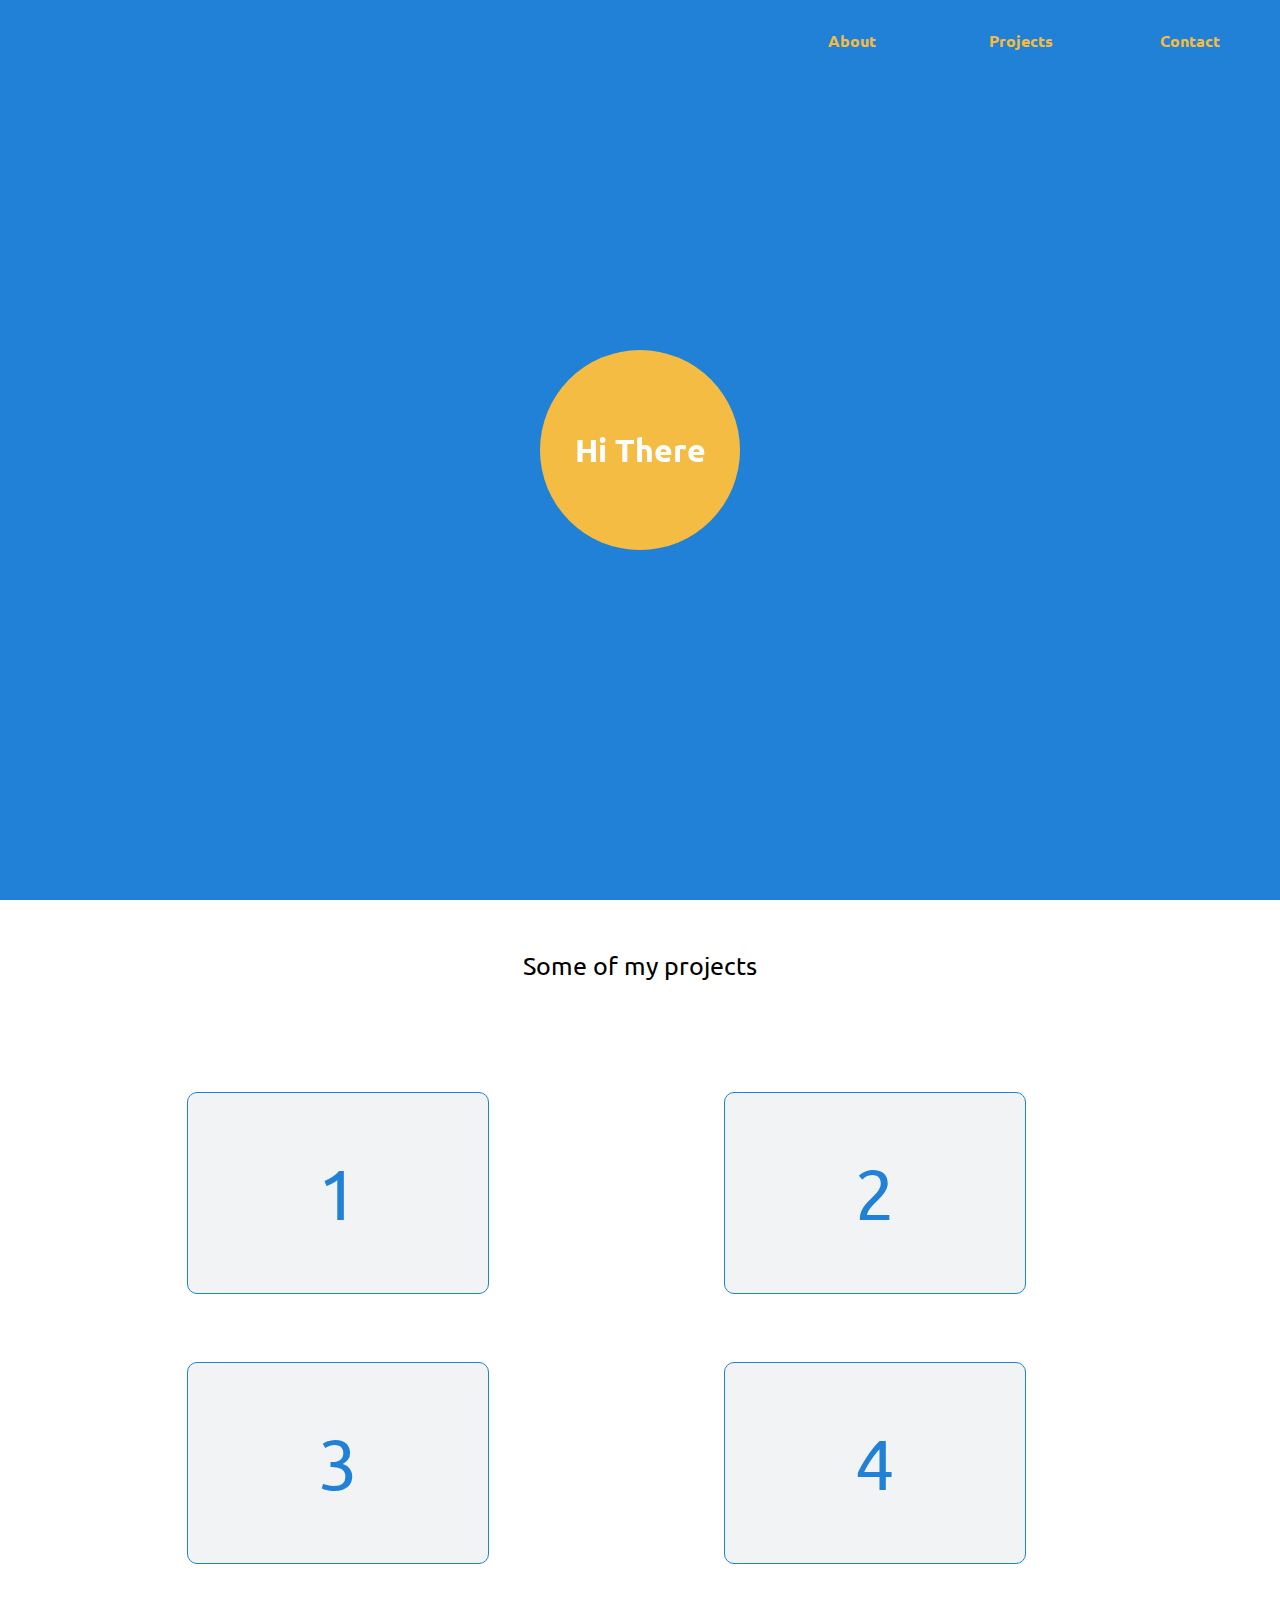
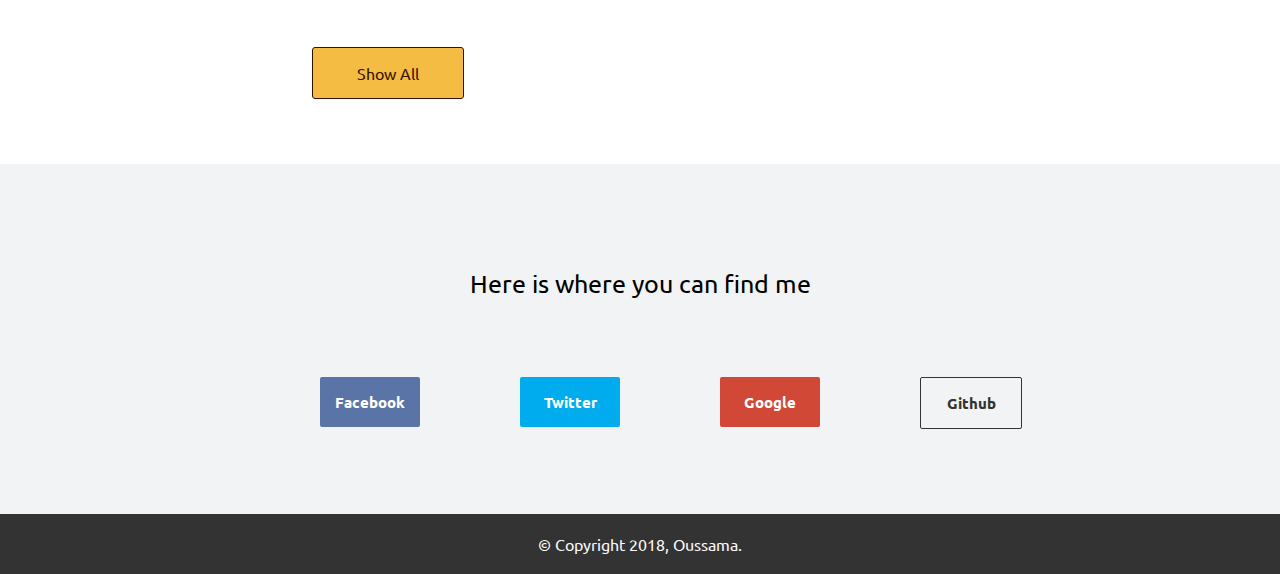
<file: Personal-Portfolio/index.html>
<!DOCTYPE html>
<html>
<head>
    <meta charset="utf-8" />
    <title>Welcome</title>
    <meta name="viewport" content="width=device-width, initial-scale=1">
    <link href="https://fonts.googleapis.com/css?family=Ubuntu" rel="stylesheet">
    <link rel="stylesheet" type="text/css" media="screen" href="main.css" />
</head>
<body>
<nav id="navbar">
  <div id="nav-links">
    <a href="#welcome-section" class="nav-link">About</a>
    <a href="#projects" class="nav-link">Projects</a>
    <a href="#contact" class="nav-link">Contact</a>
  </div>
</nav>
<section id="welcome-section">
  <div id="holder">
    <h1 id="front">Hi There</h1>
    <h1 id="back">I'm Oussama</h1>
  </div>
</section>
<section id="projects">
  <div id="projects-title">
    Some of my projects
  </div>
  <div id="projects-grid">
  <a class="project-tile leftColumn" href="https://codepen.io/oussamaty/full/xJawwO" target="_blank">
      <div class="image-holder">1</div>
    <div class="project-title">
      Techinal Documentation Page
    </div>
  </a>
  <a class="project-tile rightColumn" href="https://codepen.io/oussamaty/full/NBBaqw" target="_blank">
      <div class="image-holder">2</div>
    <div class="project-title">
      Product Landing Page
    </div>
  </a>
  <a class="project-tile leftColumn" href="https://codepen.io/oussamaty/full/rrKEML" target="_blank">
      <div class="image-holder">3</div>
    <div class="project-title">
      Survey Form
    </div>
  </a>
  <a class="project-tile rightColumn" href="https://codepen.io/oussamaty/full/NBzomo" target="_blank">
      <div class="image-holder">4</div>
    <div class="project-title">
      Tribute Page
    </div>
  </a>
  <a href="https://codepen.io/oussamaty/" class="button" target="_blank">Show All</a>
  </div>
</section>
<section id="contact">
  <div id="social-title">Here is where you can find me</div>
  <div id="social-holder">
    <a href="" class="social" id="facebook">
      Facebook
    </a>
    <a href="" class="social" id="twitter">
      Twitter
    </a>
    <a href="" class="social" id="google">
      Google
    </a>
    <a href="https://www.github.com/oussamaty/" class="social" id="profile-link" target="_blank">
      Github
    </a>
  </div>
</section>
<footer id="footer">
  <p>© Copyright 2018, Oussama.</p>
</footer>
</body>
</html>
</file>
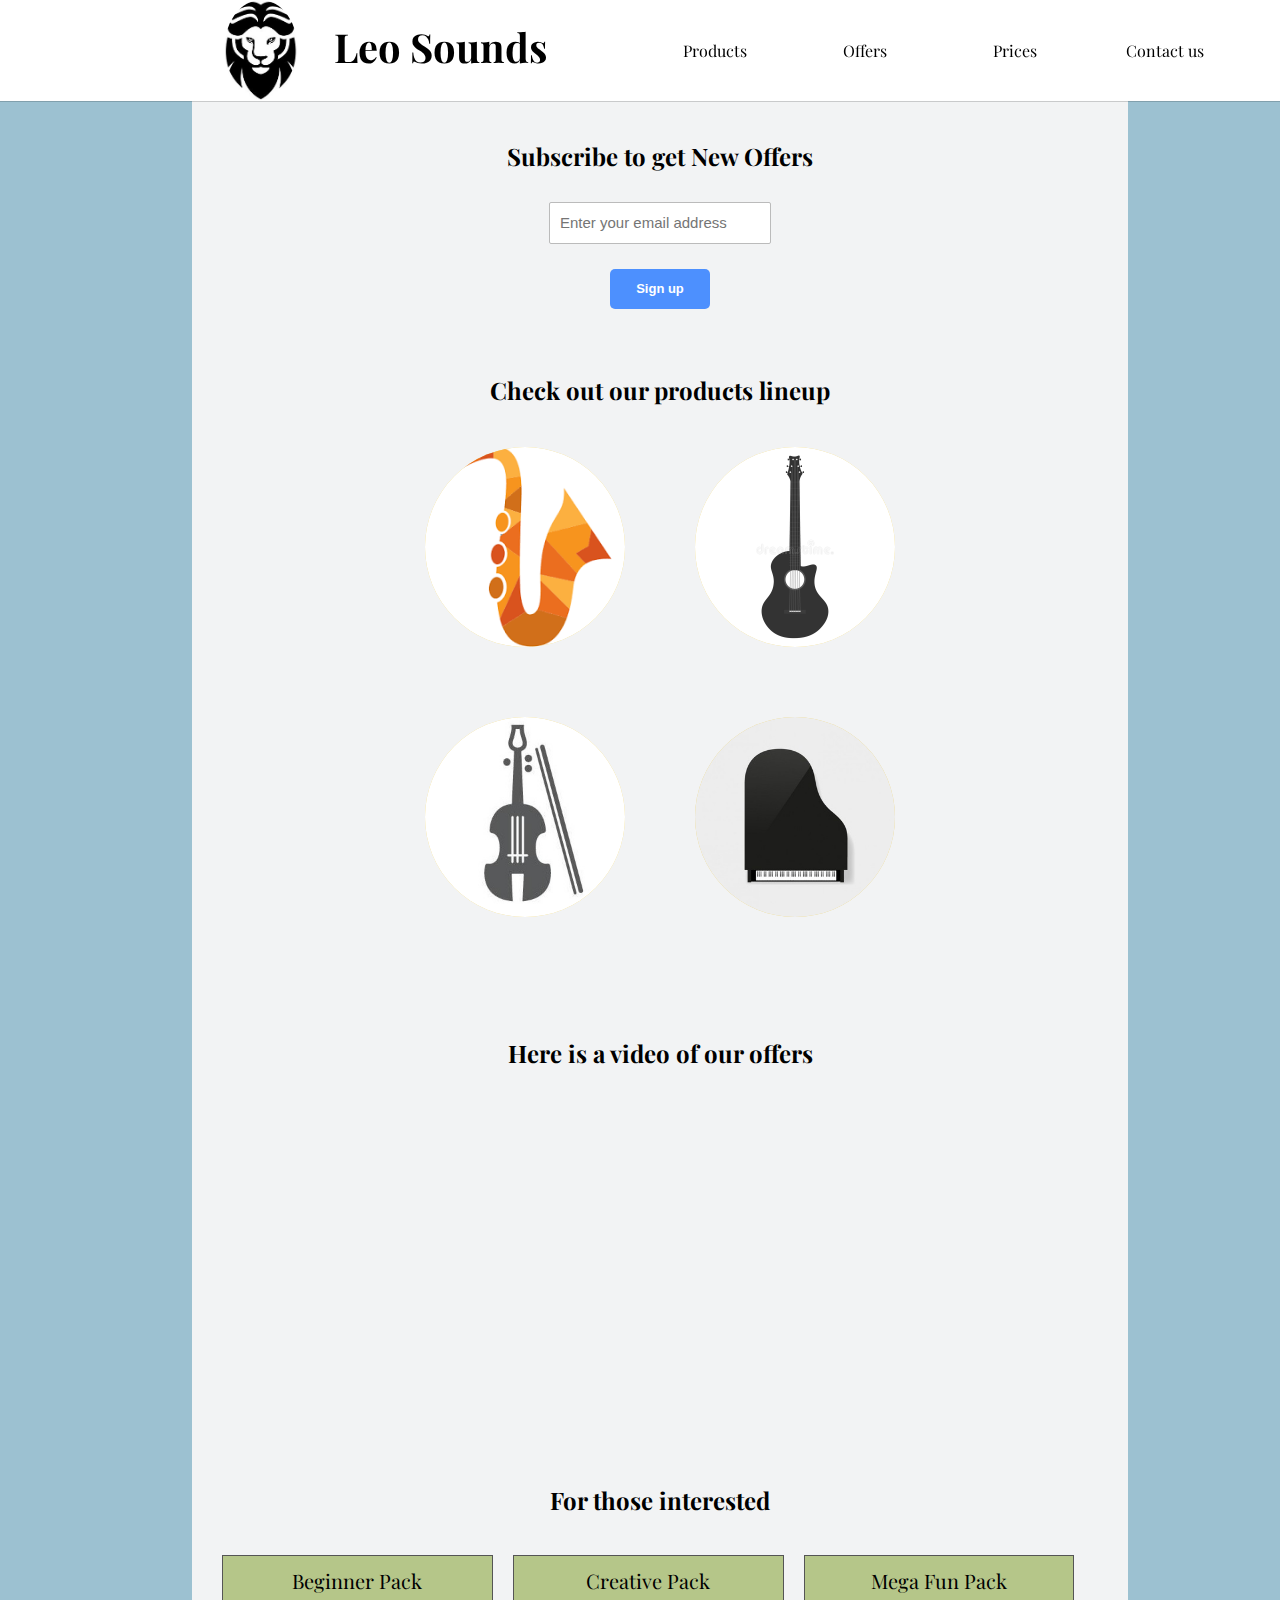
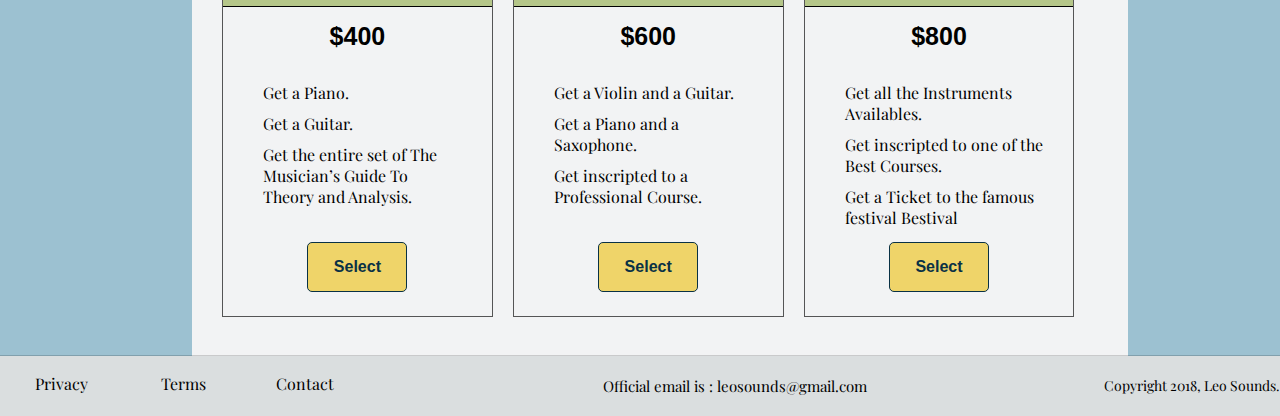
<file: Product-Landing-Page/index.html>
<!DOCTYPE html>
<html>
  <head>
    <meta charset="utf-8" />
    <title>Leo Sounds</title>
    <meta name="viewport" content="width=device-width, initial-scale=1">
    <link href="https://fonts.googleapis.com/css?family=Playfair+Display" rel="stylesheet">
    <link rel="stylesheet" type="text/css" media="screen" href="main.css" />
  </head>
  <body>
<header id="header">
  <div id="leftDiv">
    <img id="header-img" src="data/lion.jpg" alt="Company Logo" />
    <div id="header-name">
    <h1>Leo Sounds</h1>
    </div>
  </div>
  <div id="rigthDiv">
    <nav id="nav-bar">
      <a class="nav-link" href="#products" >Products</a>
      <a class="nav-link" href="#offers" >Offers</a>
      <a class="nav-link" href="#prices" >Prices</a>
      <a class="nav-link" href="#contact" >Contact us</a>
    </nav>
  </div>
</header>
<section id="subscribe">
  <h2>Subscribe to get New Offers</h2>
  <form id="form" action="https://www.freecodecamp.com/email-submit">
    <input id="email" type="email" name="email" placeholder="Enter your email address">
    <input id="submit" type="submit" name="email" value="Sign up">
  </form>
  <h2 class="label">Check out our products lineup</h2>
  <div id="products">
    <a href="" class="products"><img src="data/images.png">
      <div class="back">Saxophone</div>
    </a>
    <a href="" class="products"><img src="data/guitar-icon-logo-vector-flat-illustration-music-81840157.jpg">
      <div class="back">Guitar</div></a>
    <a href="" class="products"><img src="data/brand-icon-violin-solid-grey-on-white_1024x1024.jpeg">
      <div class="back">Violin</div>
    </a>
    <a href="" class="products"><img src="data/piano-upper-view_23-2147498430.jpg">
      <div class="back">Piano</div>
    </a>
  </div>
  <h2 class="label">Here is a video of our offers</h2>
  <div id="offers">
    <iframe id="video" width="560" height="315" src="https://www.youtube.com/embed/Lwk7ZgfmJpw" frameborder="0" allow="autoplay; encrypted-media" allowfullscreen></iframe>
  </div>
  <h2 class="label">For those interested</h2>
  <div id="prices">
    <div class="pack">
      <div class="headline">Beginner Pack</div>
      <div class="price">
        <strong>$400</strong>
      </div>
      <div class="content">
        <ul style="list-style:none;text-align: start;margin-left:0">
          <li>Get a Piano.</li>
          <li>Get a Guitar.</li>
          <li>Get the entire set of The Musician’s Guide To Theory and Analysis.</li>
        </ul>
      </div>
      <button class="button">Select</button>
    </div>
    <div class="pack">
      <div class="headline">Creative Pack</div>
      <div class="price">
        <strong>$600</strong>
      </div>
      <div class="content">
        <ul style="list-style:none;text-align: start;margin-left:0">
          <li>Get a Violin and a Guitar.</li>
          <li>Get a Piano and a Saxophone.</li>
          <li>Get inscripted to a Professional Course.</li>
        </ul>
      </div>
      <button class="button">Select</button>
    </div>
    <div class="pack">
      <div class="headline">Mega Fun Pack</div>
      <div class="price">
        <strong>$800</strong>
      </div>
      <div class="content">
        <ul style="list-style:none;text-align: start;margin-left:0">
          <li>Get all the Instruments Availables.</li>
          <li>Get inscripted to one of the Best Courses.</li>
          <li>Get a Ticket to the famous festival Bestival</li>
        </ul>
      </div>
      <button class="button">Select</button>
    </div>
  </div>
</section>
<footer id="contact">
    <a href="" class="links">Privacy</a>
    <a href="" class="links">Terms</a>
    <a href="" class="links">Contact</a>
    <p class="contact-email">Official email is : leosounds@gmail.com</p>
    <p class="copyright">Copyright 2018, Leo Sounds.</p>
</footer>
  </body>
</html>
</file>
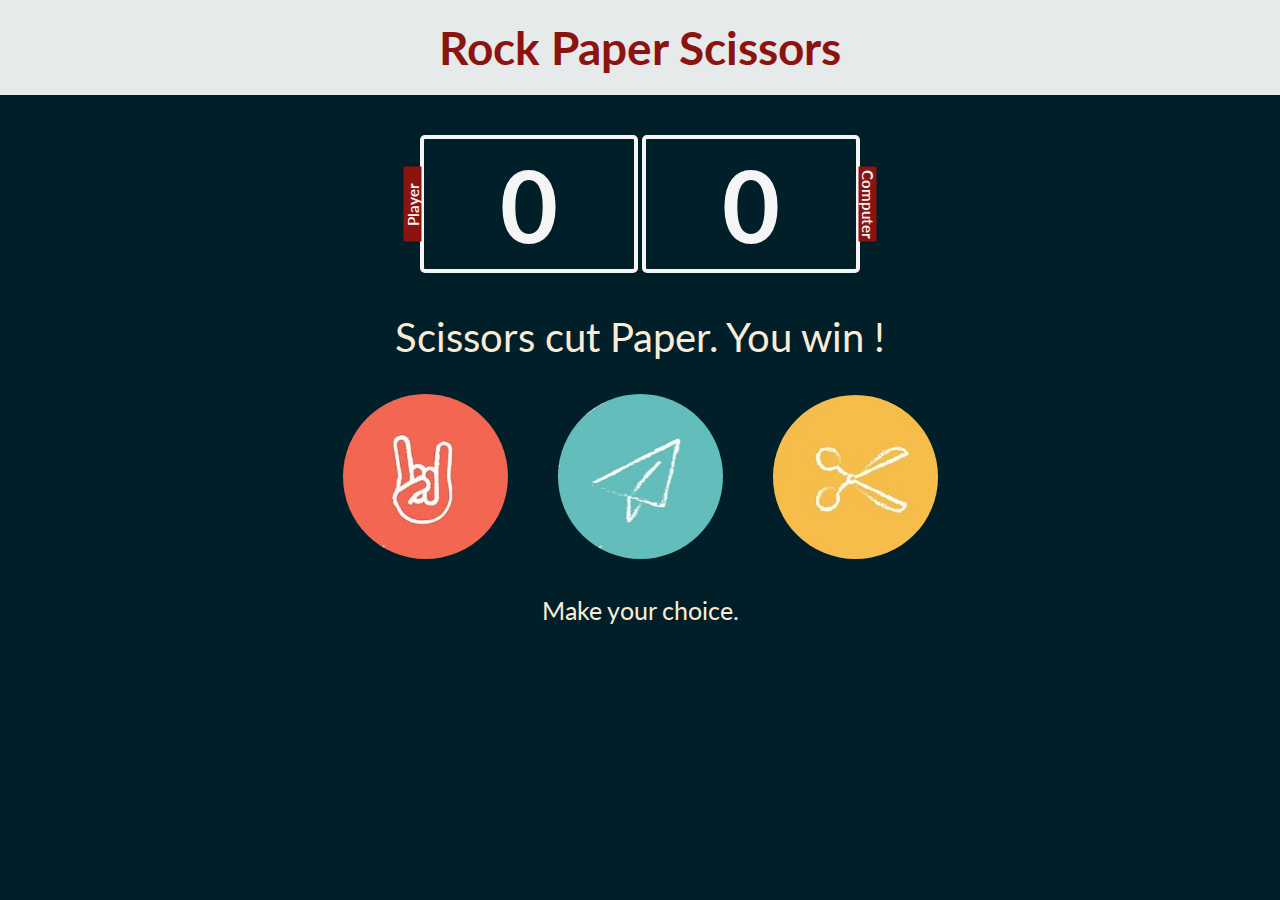
<file: Rock-Paper-Scissors/index.html>
<!DOCTYPE html>
<html>
<head>
    <meta charset="utf-8">
    <meta name="viewport" content="width=device-width, initial-scale=1, shrink-to-fit=no">
    <link rel="stylesheet" type="text/css" media="screen" href="main.css" />
    <title>Rock Paper Scissors</title>
</head>
<body>
    <header>Rock Paper Scissors</header>
    <div class="board">
        <div class="part">
            <div class="badge" id="playerBadge">Player</div>
            <div class="result" id="playerResult">0</div>
        </div>
        <div class="part">
            <div class="badge" id="computerBadge">Computer</div>
            <div class="result" id="computerResult">0</div>
        </div>
    </div>
    <div class="message-div">
        <p id="message">Scissors cut Paper. You win !</p>
    </div>
    <div class="choices">
        <div class="choice" id="Rock">
            <img src="data/rock.jpg" alt="rock">
        </div>
        <div class="choice" id="Paper">
            <img src="data/paper.jpg" alt="paper">
        </div>
        <div class="choice" id="Scissors">
            <img src="data/scissors.jpg" alt="scissors">
        </div>
    </div>
    <p class='intro'>Make your choice.</p>
    <script src="app.js" charset="utf-8"></script>
</body>
</html>
</file>
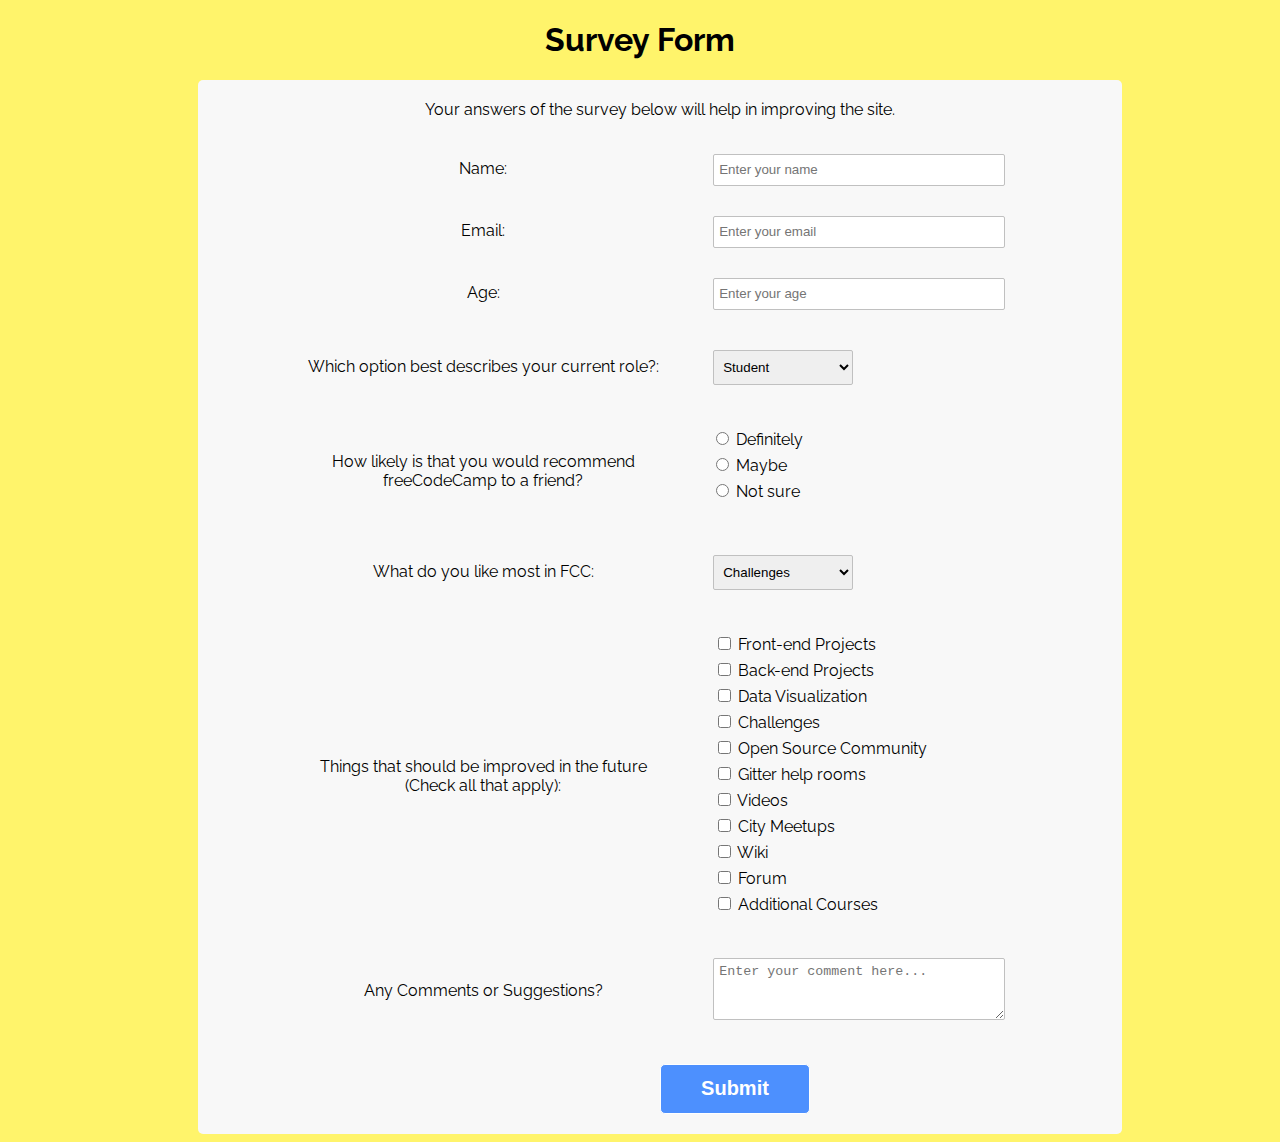
<file: Survey-Form/index.html>
<!DOCTYPE html>
<html>
<head>
    <meta charset="utf-8" />
    <title>A Survey</title>
    <meta name="viewport" content="width=device-width, initial-scale=1">
    <link href="https://fonts.googleapis.com/css?family=Raleway" rel="stylesheet">
    <link rel="stylesheet" type="text/css" media="screen" href="main.css" />
</head>
<body>
<h1 id="title">Survey Form</h1>
<main>  
  <p id="description">
    Your answers of the survey below will help in improving the site.
  </p>
  <form id="survey-form">
    <div class="row">
      <div class="labels">
        <label id="name-label" for="name">Name: </label>
      </div>
      <div class="inputs">
      <input id="name" name="name" type="text" placeholder="Enter your name" required>
    </div>
    </div>
    <div class="row">
      <div class="labels">
      <label id="email-label" for="email">Email: </label>
      </div>
      <div class="inputs">
      <input id="email" name="email" type="email" placeholder="Enter your email" required>
    </div>
    </div>
    <div class="row">
      <div class="labels">
      <label id="number-label" for="age">Age: </label>
      </div>
      <div class="inputs">
      <input id="number" name="age" type="number" min="2" max="200" placeholder="Enter your age" required>
    </div>
    </div>
    <div class="row">
     <div class="labels">
      <label id="dropdown-label" for="dropdown">Which option best describes your current role?: </label>
      </div>
      <div class="inputs">
      <select id="dropdown" name="dropdown">
        <option disabled value>Select an option</option>
        <option value="student">Student</option>
        <option value="job">Full time job</option>
        <option value="learner">Full time learner</option>
        <option value="preferNo">Prefer not to say</option>
        <option value="other">Other</option>
      </select>
      </div>
    </div>   
    <div class="row">
     <div class="labels" id="radio-label">
      <label id="radio-label" for="radio-group">How likely is that you would recommend freeCodeCamp to a friend?
      </label>
      </div> 
     <div class="inputs" id="radios">
      <ul id="radio-list">
        <li>
          <input type="radio" name="radio-group" value="1">
          Definitely
        </li>
        <li>
          <input type="radio" name="radio-group" value="2">
          Maybe
        </li>
        <li>
          <input type="radio" name="radio-group" value="3">
          Not sure
        </li>
      </ul>
      </div>
    </div>
    <div class="row">
      <div class="labels">
        <label for="dropdown2">
          What do you like most in FCC:
        </label>
      </div>
      <div class="inputs">
       <select id="dropdown2" name="dropdown2">
        <option disabled value>Select an option</option>
        <option value="challenges">Challenges</option>
        <option value="projects">Projects</option>
        <option value="community">Community</option>
        <option value="opensource">Open source</option>
      </select> 
      </div>
    </div>
    <div class="row">
      <div class="labels" id="checkbox-label">
        <label for="checkbox-group">Things that should be improved in the future
(Check all that apply):
        </label>
      </div>
      <div class="inputs" id="checkboxes">
        <ul id="checkbox-list">
          <li>
            <input type="checkbox" name="checkbox-group" value="frontend">
            Front-end Projects
          </li>
           <li>
            <input type="checkbox" name="checkbox-group" value="backend">
            Back-end Projects
          </li>
          <li>
            <input type="checkbox" name="checkbox-group" value="datavisual">
            Data Visualization
          </li>
          <li>
            <input type="checkbox" name="checkbox-group" value="challenge">
            Challenges
          </li>
          <li>
            <input type="checkbox" name="checkbox-group" value="opensource">
            Open Source Community
          </li>
          <li>
            <input type="checkbox" name="checkbox-group" value="helproom">
            Gitter help rooms
          </li>
          <li>
            <input type="checkbox" name="checkbox-group" value="video">
            Videos
          </li>
          <li>
            <input type="checkbox" name="checkbox-group" value="meetup">
            City Meetups
          </li>
          <li>
            <input type="checkbox" name="checkbox-group" value="wiki">
            Wiki
          </li>
          <li>
            <input type="checkbox" name="checkbox-group" value="forum">
            Forum
          </li>
          <li>
            <input type="checkbox" name="checkbox-group" value="course">
            Additional Courses
          </li>
        </ul>
      </div>
    </div>
    <div class="row">
      <div class="labels" id="textarea-label">
        <label for="textarea">
          Any Comments or Suggestions?
        </label>
      </div>
      <div class="inputs">
        <textarea name="textarea" placeholder="Enter your comment here..." id="textarea"></textarea>
      </div>
    </div>
    <div class="row">
        <input type="submit" id="submit" value="Submit">
    </div>
  </form>
</main>
</body>
</html>
</file>
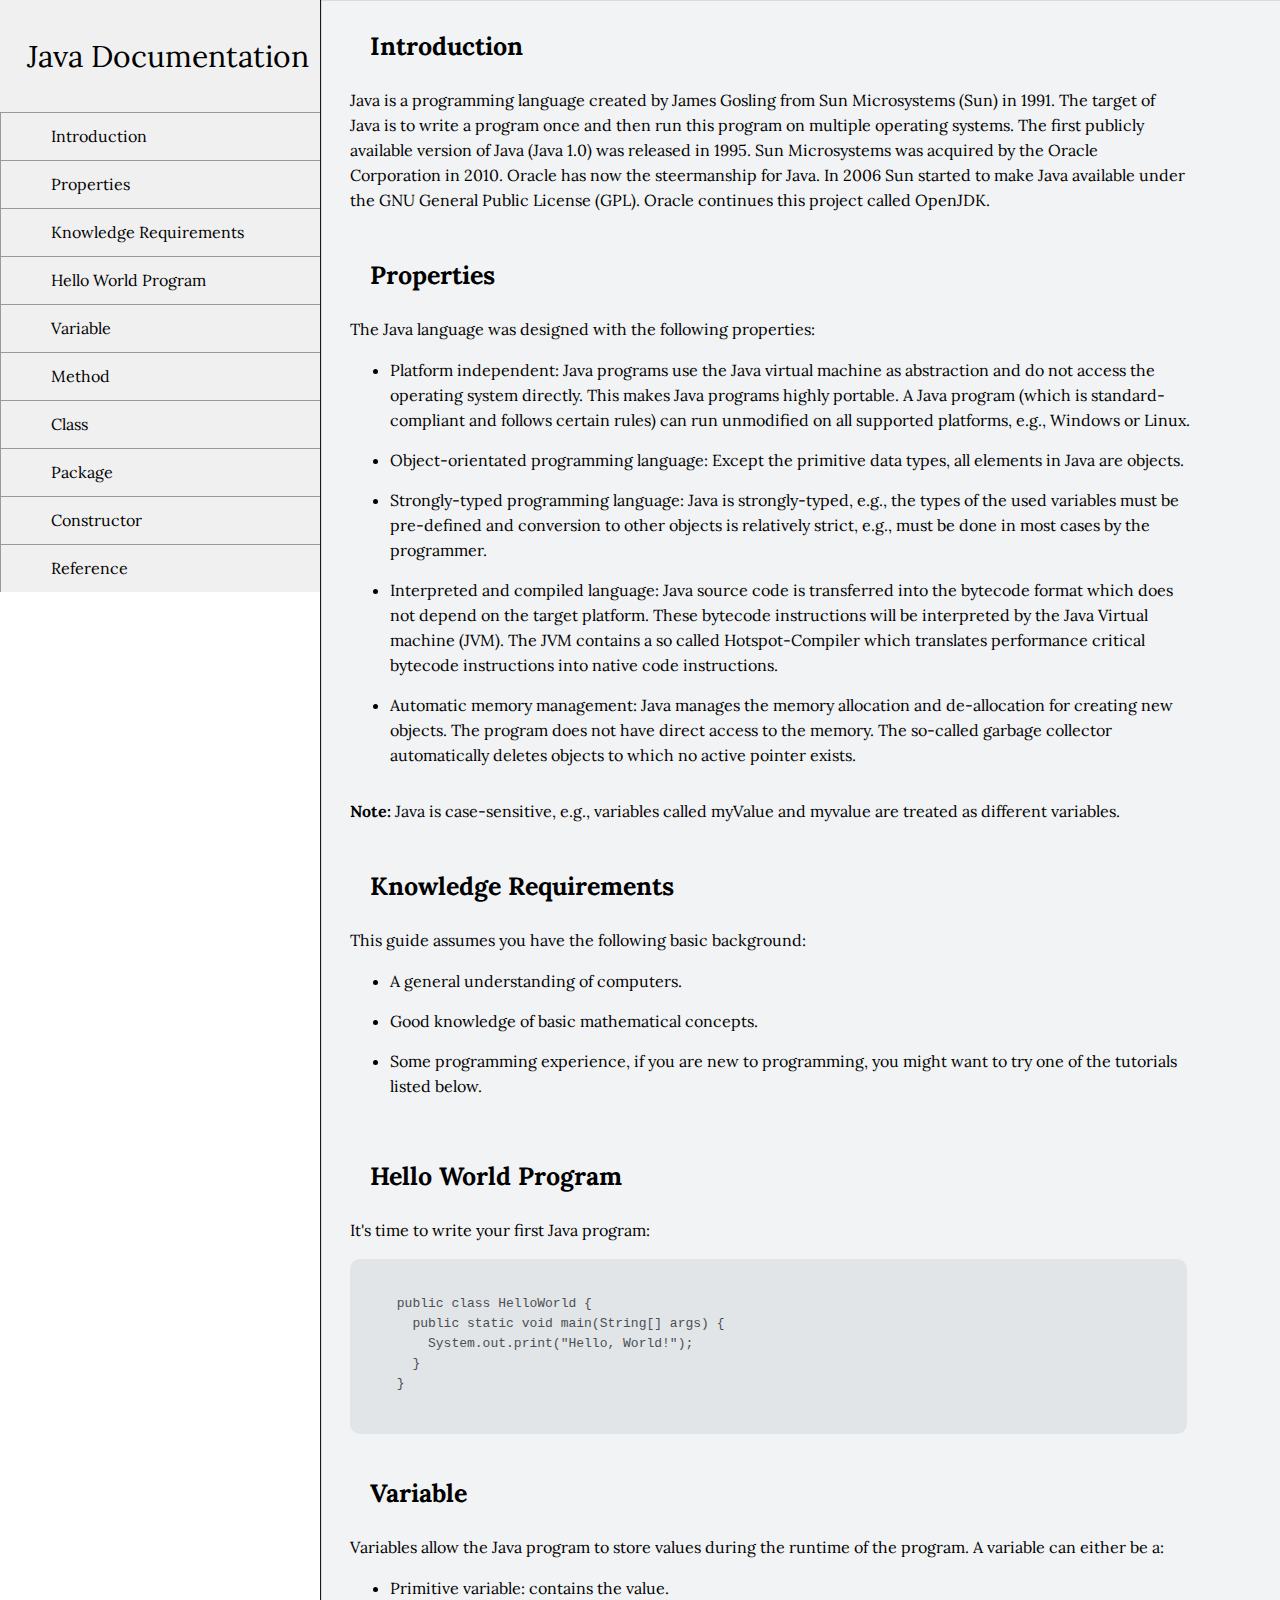
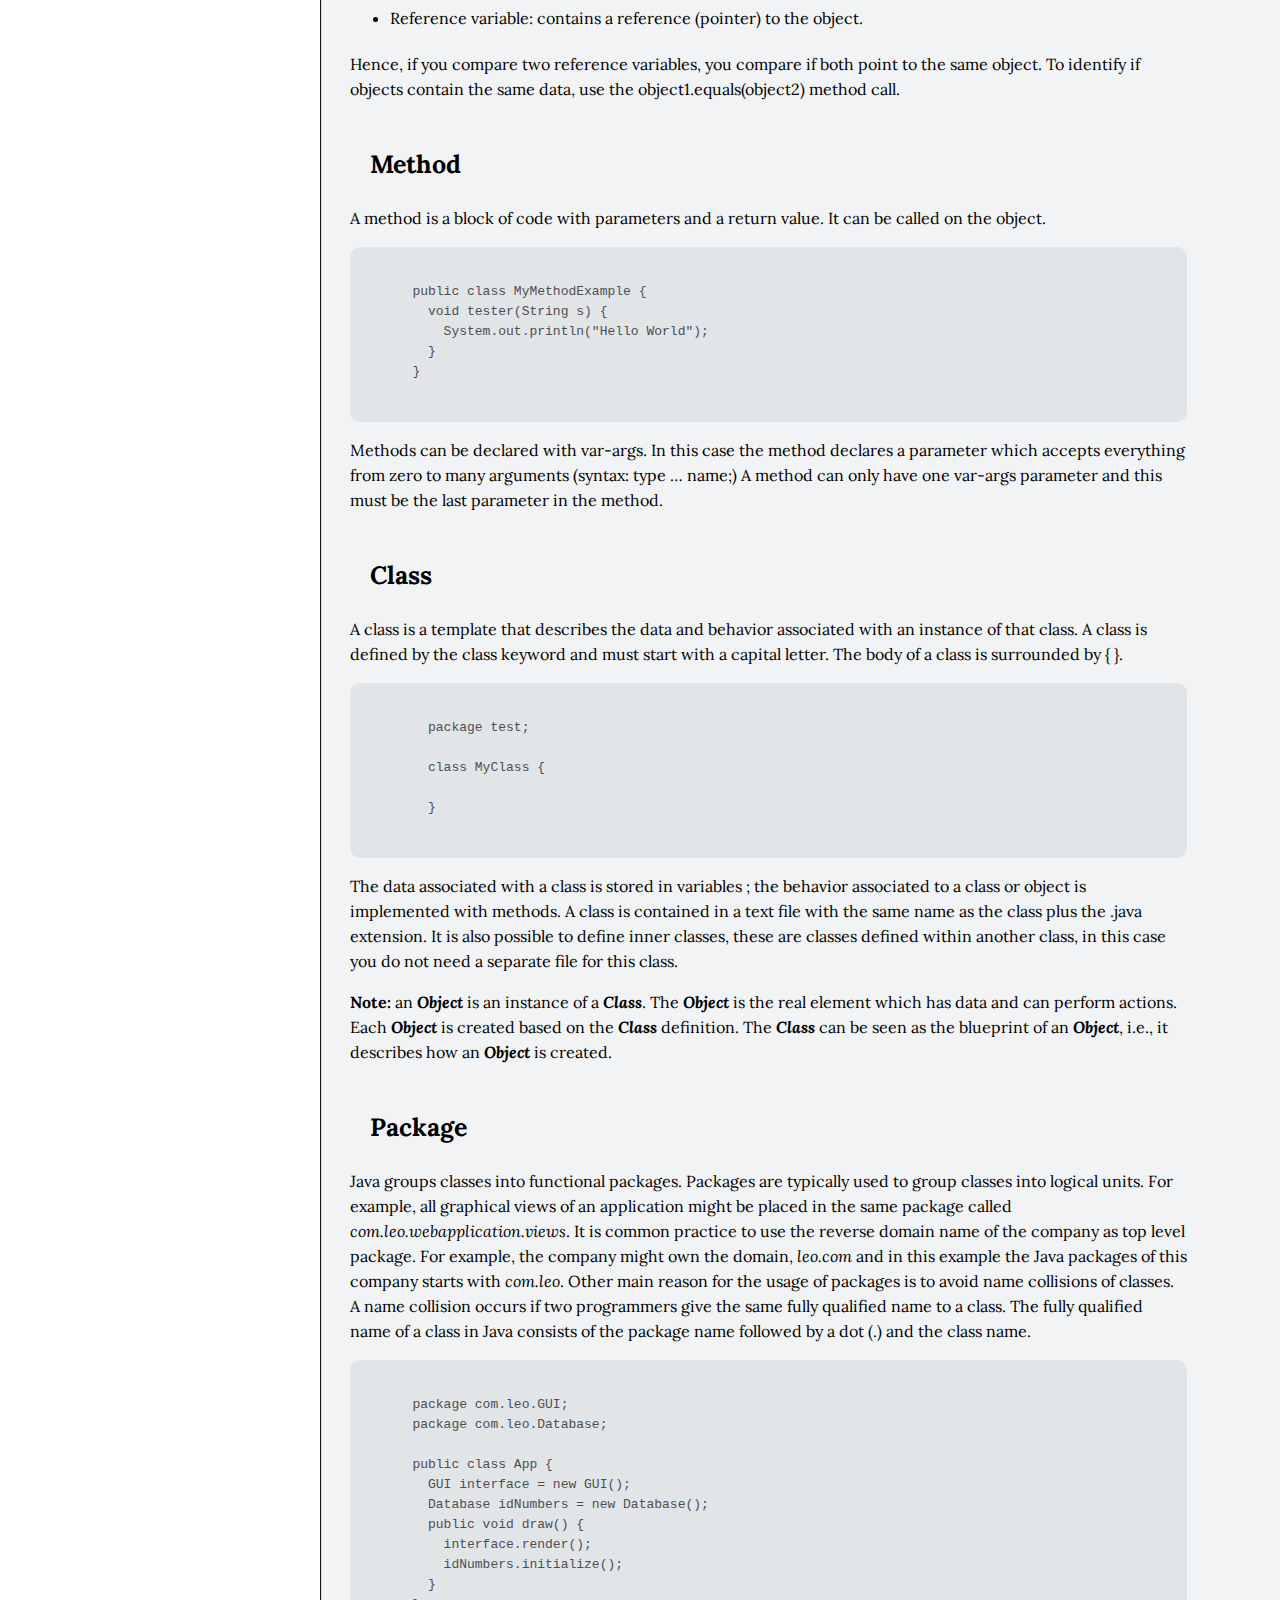
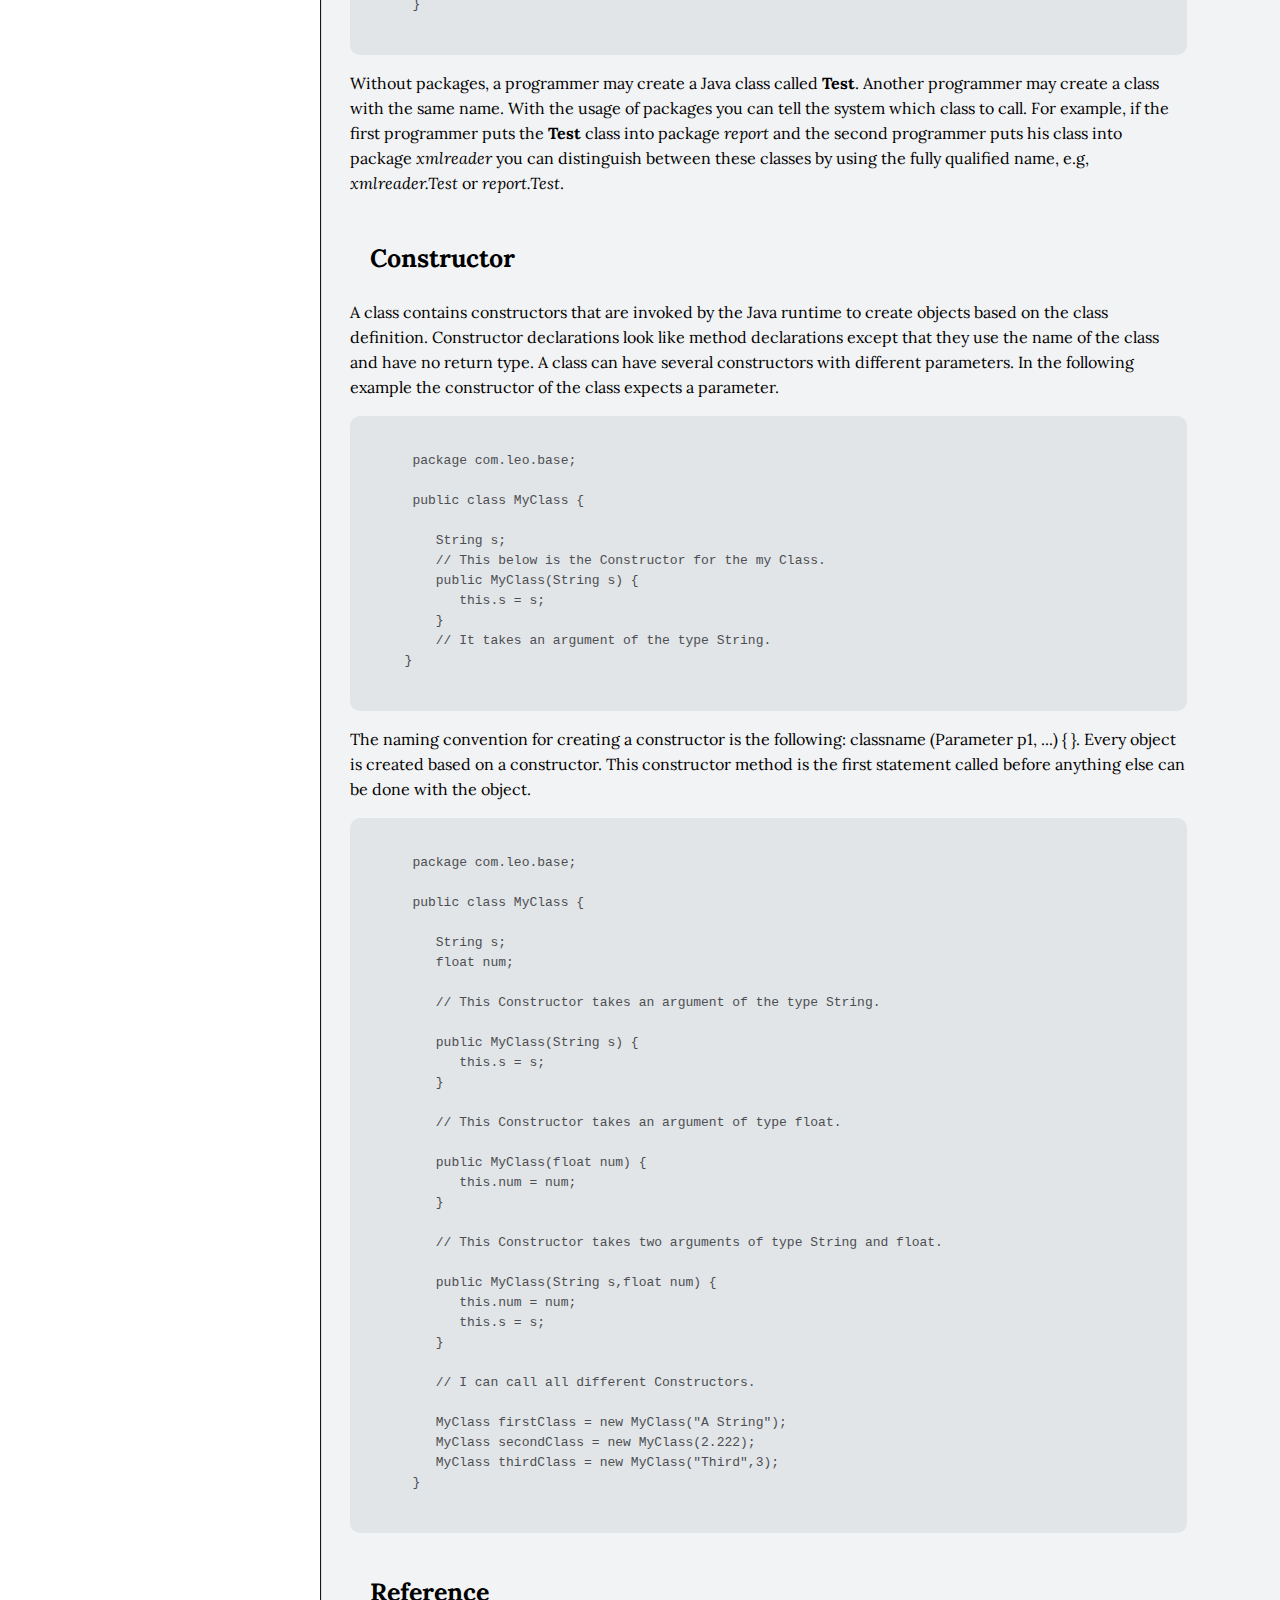
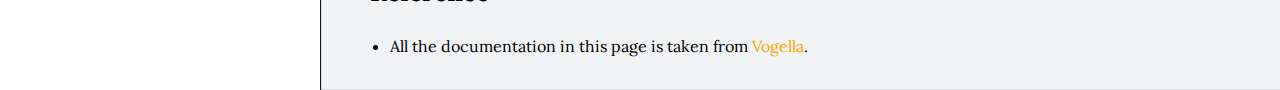
<file: Technical-Documentation-Page/index.html>
<!DOCTYPE html>
<html>
  <head>
    <meta charset="utf-8" />
    <title>Java Documentation</title>
    <meta name="viewport" content="width=device-width, initial-scale=1">
    <link href="https://fonts.googleapis.com/css?family=Lora" rel="stylesheet">
    <link rel="stylesheet" type="text/css" media="screen" href="main.css" />
  </head>
  <body>
  <main id="main-doc">
  <section class="main-section" id="introduction">
    <header class="main-header">Introduction</header>
    <p>Java is a programming language created by James Gosling from Sun Microsystems (Sun) in 1991. The target of Java is to write a program once and then run this program on multiple operating systems. The first publicly available version of Java (Java 1.0) was released in 1995. Sun Microsystems was acquired by the Oracle Corporation in 2010. Oracle has now the steermanship for Java. In 2006 Sun started to make Java available under the GNU General Public License (GPL). Oracle continues this project called OpenJDK.</p>
  </section>
  <section class="main-section" id="properties">
    <header class="main-header">Properties</header>
     <p>The Java language was designed with the following properties:</p>
    <ul>
      <li>Platform independent: Java programs use the Java virtual machine as abstraction and do not access the operating system directly. This makes Java programs highly portable. A Java program (which is standard-compliant and follows certain rules) can run unmodified on all supported platforms, e.g., Windows or Linux.</li>
      <li>Object-orientated programming language: Except the primitive data types, all elements in Java are objects.</li>
      <li>Strongly-typed programming language: Java is strongly-typed, e.g., the types of the used variables must be pre-defined and conversion to other objects is relatively strict, e.g., must be done in most cases by the programmer.</li>
      <li>Interpreted and compiled language: Java source code is transferred into the bytecode format which does not depend on the target platform. These bytecode instructions will be interpreted by the Java Virtual machine (JVM). The JVM contains a so called Hotspot-Compiler which translates performance critical bytecode instructions into native code instructions.</li>
      <li>Automatic memory management: Java manages the memory allocation and de-allocation for creating new objects. The program does not have direct access to the memory. The so-called garbage collector automatically deletes objects to which no active pointer exists.</li>
    </ul>
    <p><strong>Note: </strong>Java is case-sensitive, e.g., variables called myValue and myvalue are treated as different variables.</p>
  </section>
  <section class="main-section" id="knowledge_requirements">
    <header class="main-header">Knowledge Requirements</header>
    <p>This guide assumes you have the following basic background:</p>  
    <ul>
      <li>A general understanding of computers.</li>
      <li>Good knowledge of basic mathematical concepts.</li>
      <li>Some programming experience, if you are new to programming, you might want to try one of the tutorials listed below.</li>
    </ul>
  </section>
  <section class="main-section" id="hello_world_program">
    <header class="main-header">Hello World Program</header>
    <p>It's time to write your first Java program:</p>
    <pre>
     <code>
      public class HelloWorld {
        public static void main(String[] args) {
          System.out.print("Hello, World!");
        }
      }
     </code>
    </pre>
  </section>
  <section class="main-section" id="variable">
    <header class="main-header">Variable</header>
    <p>Variables allow the Java program to store values during the runtime of the program.
      A variable can either be a: </p>
      <ul>
        <li style="padding-bottom: 5px;">Primitive variable: contains the value.</li>
        <li style="padding-bottom: 5px;">Reference variable: contains a reference (pointer) to the object.</li>
    </ul>
<p style="padding-top: 0px;">
Hence, if you compare two reference variables, you compare if both point to the same object. To identify if objects contain the same data, use the object1.equals(object2) method call.</p>
  </section>   
  <section class="main-section" id="method">
    <header class="main-header">Method</header>
    <p>
      A method is a block of code with parameters and a return value. It can be called on the object.
    </p>
    <pre>
      <code>
        public class MyMethodExample {
          void tester(String s) {
            System.out.println("Hello World");
          }
        }
      </code>
    </pre>
    <p>
      Methods can be declared with var-args. In this case the method declares a parameter which accepts everything from zero to many arguments (syntax: type …​ name;) A method can only have one var-args parameter and this must be the last parameter in the method.
    </p>
  </section>
    <section class="main-section" id="class">
     <header class="main-header">Class</header>
      <p>
        A class is a template that describes the data and behavior associated with an instance of that class.

A class is defined by the class keyword and must start with a capital letter. The body of a class is surrounded by { }.
      </p>
      <pre>
        <code>
          package test;

          class MyClass {

          }
        </code>
      </pre>
      <p>
        The data associated with a class is stored in variables ; the behavior associated to a class or object is implemented with methods.

A class is contained in a text file with the same name as the class plus the .java extension. It is also possible to define inner classes, these are classes defined within another class, in this case you do not need a separate file for this class.
      </p>
      <p>
        <strong>
          Note: 
        </strong>
        an <i><b>Object</b></i> is an instance of a <b><i>Class</i></b>. The <i><b>Object</b></i> is the real element which has data and can perform actions. Each <i><b>Object</b></i> is created based on the <b><i>Class</i></b> definition. The <b><i>Class</i></b> can be seen as the blueprint of an <i><b>Object</b></i>, i.e., it describes how an <i><b>Object</b></i> is created.
      </p>
    </section>
  <section class="main-section" id="package">
    <header class="main-header">Package</header>
    <p>
      Java groups classes into functional packages.

Packages are typically used to group classes into logical units. For example, all graphical views of an application might be placed in the same package called <i>com.leo.webapplication.views</i>.

It is common practice to use the reverse domain name of the company as top level package. For example, the company might own the domain, <i>leo.com</i> and in this example the Java packages of this company starts with <i>com.leo</i>.

Other main reason for the usage of packages is to avoid name collisions of classes. A name collision occurs if two programmers give the same fully qualified name to a class. The fully qualified name of a class in Java consists of the package name followed by a dot (.) and the class name.
    </p>
    <pre>
      <code>
        package com.leo.GUI;
        package com.leo.Database;
        
        public class App {
          GUI interface = new GUI();
          Database idNumbers = new Database();
          public void draw() {
            interface.render();
            idNumbers.initialize();
          }
        }
      </code>
    </pre>
    <p>
      Without packages, a programmer may create a Java class called <b>Test</b>. Another programmer may create a class with the same name. With the usage of packages you can tell the system which class to call. For example, if the first programmer puts the <b>Test</b> class into package <i>report</i> and the second programmer puts his class into package <i>xmlreader</i> you can distinguish between these classes by using the fully qualified name, e.g, <i>xmlreader.Test</i> or <i>report.Test</i>.
    </p>
  </section>
  <section class="main-section" id="constructor">
    <header class="main-header">Constructor</header>
    <p>
      A class contains constructors that are invoked by the Java runtime to create objects based on the class definition.

Constructor declarations look like method declarations except that they use the name of the class and have no return type.

A class can have several constructors with different parameters.

In the following example the constructor of the class expects a parameter.
    </p>
    <pre>
      <code>
        package com.leo.base;

        public class MyClass {

           String s;
           // This below is the Constructor for the my Class.
           public MyClass(String s) {
              this.s = s;
           }
           // It takes an argument of the type String.
       }
      </code>
    </pre>
    <p>
      The naming convention for creating a constructor is the following: classname (Parameter p1, ...) { }.

Every object is created based on a constructor. This constructor method is the first statement called before anything else can be done with the object.
    </p>
    <pre>
      <code>
        package com.leo.base;

        public class MyClass {

           String s;
           float num;
           
           // This Constructor takes an argument of the type String.
           
           public MyClass(String s) {
              this.s = s;
           }
            
           // This Constructor takes an argument of type float. 
           
           public MyClass(float num) {
              this.num = num;
           }
           
           // This Constructor takes two arguments of type String and float.
           
           public MyClass(String s,float num) {
              this.num = num;
              this.s = s;
           }
           
           // I can call all different Constructors.
           
           MyClass firstClass = new MyClass("A String");
           MyClass secondClass = new MyClass(2.222);
           MyClass thirdClass = new MyClass("Third",3);
        }
      </code>
    </pre>
  </section>
  <section class="main-section" id="reference">
    <header class="main-header">Reference</header>
    <p>
      <ul>
        <li>All the documentation in this page is taken from <a href="http://www.vogella.com/tutorials/JavaIntroduction/article.html" style="text-decoration: none; color: orange;">Vogella</a>.
        </li>
    </ul>
    </p>
  </section>
</main>
<nav id="navbar">
  <header id="nav-header">Java Documentation</header>
  <div id="nav-links">
  <a href="#introduction" class="nav-link">Introduction</a>
  <a href="#properties" class="nav-link">Properties</a>
  <a href="#knowledge_requirements" class="nav-link">Knowledge Requirements</a>
  <a href="#hello_world_program" class="nav-link">Hello World Program</a>
  <a href="#variable" class="nav-link">Variable</a>
  <a href="#method" class="nav-link">Method</a>
  <a href="#class" class="nav-link">Class</a>
  <a href="#package" class="nav-link">Package</a>
  <a href="#constructor" class="nav-link">Constructor</a>
  <a href="#reference" class="nav-link">Reference</a>
  </div>
</nav>
  </body>
  </html>
</file>
<file: Personal-Portfolio/main.css>
body {
  font-family: "Ubuntu";
  margin: 0;
  padding: 0;
}
#welcome-section {
  perspective: 1000px;
  background-color: #2081d6;
  width: 100%;
  height: 100vh;
}
#holder {
  background-color: #f4bc42;
  color: #fff;
  width:  200px;
  height: 200px;
  border-radius: 50%;
  text-align: center;
  transition: transform 0.6s ease;
  transform-style: preserve-3d;
  transform-origin: center center 30px;
  position: relative;
  left: calc(50% - 100px);
  top: calc(50% - 100px);
  animation: hover 6s ease 2s infinite;
}
#front {
  position: relative;
  top:0;
  left: 0;
  width: 100%;
  height: 100%;
  line-height: 200px;
  margin: 0;
  padding: 0;
  backface-visibility: hidden;
}
#back {
  width: 100%;
  height: 100%;
  border-radius: 50%;
  position: relative;
  top: -100%;
  padding: 0;
  margin: 0;
  background-color: #dadedf;
  transform: rotateX(180deg);
  backface-visibility: hidden;
  line-height: 200px;
  color: #2081d6;
}
@keyframes hover {
  30% {
    transform: rotateX(180deg);
  }
  50% {
    transform: rotateX(180deg);
  }
  70% {
    transform: rotateX(360deg);
  }
}
#navbar {
  width: 100%;
  height: 80px;
  background-color: #2081d6;
  border-color: #2081d6;
  border-style: solid;
  border-width: 0 0 2px 0;
  position: fixed;
  z-index: 1;
}
#nav-links {
  position: relative;
  left: 60%;
  width: 40%;
  height: 100%;
  padding: 0;
  margin: 0;
  display: grid;
  grid-template-columns: repeat(3,33%);
  grid-template-rows: 100%;
}
.nav-link {
  text-align: center;
  text-decoration: none;
  color: #f4bc42;
  height: 100%;
  border: 1px solid #2081d6;
  line-height: 80px;
  font-weight: bold;
}
.nav-link:hover {
  border-style: solid;
  border-color: #f4bc42;
  border-width: 0 1px 1px 1px;
  box-shadow: 0 0 1px 0 #f4bc42;
}
#projects-grid {
  width: 80%;
  position: relative;
  left: 10%;
  display: grid;
  grid-template-columns: auto auto;
  grid-template-rows: auto auto;
  grid-column-gap: 50px;
  backhground-color: #dadedf;
  margin-top: 100px;
}
#projects-title {
  text-align: center;
  font-size: 25px;
  margin-top: 50px;
}
.project-tile {
  text-decoration: none;
  color: #2081d6;
  width: 300px;
  height: 250px;
  margin: 10px;
}
.leftColumn {
  position: relative;
  left: 10%;
}
.rightColumn {
  position: relative;
  left: 10%;
}
.image-holder {
  width: 300px;
  height: 200px;
  text-align: center;
  line-height: 200px;
  border-radius: 10px;
  border: 1px solid #2081d6;
  background-color: #f2f3f4;
  transition: transform 0.6s ease;
  font-size: 70px;
}
.project-title {
  position: relative;
  top: -45%;
  text-align: center;
  z-index: -1;
  text-font: 30px;
  font-weight: bold;
  transition: transform 0.6s ease;
}
.leftColumn:hover .image-holder {
  transform: translate(-200px,0);
}
.leftColumn:hover .project-title {
  transform: translate(100px,0);
}
.rightColumn:hover .image-holder {
  transform: translate(200px,0);
}
.rightColumn:hover .project-title {
  transform: translate(-100px,0);
}
.button {
  text-decoration: none;
  background-color: #f4bc42;
  width: 150px;
  height: 50px;
  text-align: center;
  line-height: 50px;
  color: #351100;
  border: 1px solid;
  border-radius: 3px;
  position: relative;
  left: calc(50% - 60px);
  margin-top: 25px;
  margin-bottom: 50px;
}
.button:hover {
  box-shadow: 0 0 1px 0 #351100;
}
#contact {
  background-color: #f2f3f4;
  height: 350px;
  width: 100%;
  margin-bottom: 0;
}
#social-holder {
  position: relative;
  left: 25%;
  top: 25%;
  width: 60%;
  display: grid;
  grid-template-columns: repeat(4,100px);
  grid-column-gap: 100px;
}
.social {
  font-size:15px;
  font-weight:bold;
  white-space:nowrap;
  display:block; 
  text-align:center;
  text-decoration: none;
  width: 100px;
  height: 50px;
  border-radius: 2px;
  line-height: 50px;
}
#facebook {
  background-color:#5B74A8;
  color: #fff;
}
#twitter {
  background-color: #00aced;
  color: #fff; 
}
#google {
  background-color: #D14836;
  color: #fff; 
}
#profile-link {
  background-color: f5f5f5;
  border: 1px solid;
  color: #333; 
}
#social-title {
  position: relative;
  top: 20%;
  height: 100px;
  line-height: 100px;
  font-size: 25px;
  text-align: center;
  margin-bottom: 25px;
  margin-top: 15px;
}
.social:hover {
  box-shadow: 0 0 1px 0 #351100;
}
#footer {
  width: 100%;
  height: 60px;
  background-color: #333;
  color: #fafafa;
  text-align: center;
  line-height: 60px;
}
p {
  margin : 0;
  padding: 0;
}
@media (max-width: 1000px) {
  .holder{
    animation: none;
  }
}
</file>
<file: Product-Landing-Page/main.css>
body {
  margin: 0;
  background: #9cc1d1;
  font-family: 'Playfair Display';
}
#header {
  position: fixed;
  top:0;
  left:0;
  margin: 0;
  padding: 0;
  width: 100%;
  border-style: solid;
  border-color: #fff;
  border-width: 0 0 1px 0;
  background-color: #fff;
  height: 100px;
  display: flex;
  z-index: 1;
  box-shadow: 0 0 1px 0 #000;
}
#header-img {
  padding: 0;
  margin: 0;
  position: relative;
  left: 35%;
  height: 100px;
  width: auto;
  display: inline-block;
}
#header-name {
  display: inline-block;
  position: relative;
  left: 40%;
  top: -37.5%;
  font-size: 20px;
}
#leftDiv, #rigthDiv {
  width: 50%;
}
#nav-bar {
  display: flex;
}
.nav-link {
  padding: 10px;
  width: 20%;
  border: 1px solid #fff;
  border-style: solid;
  border-color: #fff;
  border-width: 1px 1px 0 1px;
  text-align: center;
  line-height: 80px;
  text-decoration: none;
  color: #000;
}
.nav-link:hover {
  border: 1px groove #000;
}
#subscribe {
  display: flex;
  flex-direction: column;
  justfiy-items: center;
  align-items: center;
  text-align: center;
  margin-top: 100px;
  padding: 20px;
  width: 70%;
  margin-left: 15%;
  background-color: #F2F3F4;
}
#email {
  display: block;
  margin: 10px;
  padding: 10px;
  border: 1px solid #bbb;
  border-radius: 2px;
  width: 200px;
  height: 20px;
  font-size: 15px;
}
#submit {
  margin: 15px;
  padding: 5px;
  width: 100px;
  height: 40px;
  border: 0;
  border-radius: 5px;
  background-color: #4D90FE;
  color: #fff;
  white-space: nowrap;
  text-align: center;
  font-weight: bold;
  font-size: 13px;
}
#submit:hover {
  cursor: pointer;
  box-shadow: 0 0 1px 0 #000;
}
#video {
  margin-top: 20px;
  margin-bottom: 10px;
  display: block;
}
#products {
  margin-top: 1px;
  margin-bottom: 50px;
  padding: 10px;
  display: grid;
  grid-template-columns: auto auto;
  grid-template-rows: auto auto;
  grid-row-gap: 50px;
  grid-column-gap: 50px;
  perspective: 800px;
}
.products {
  width: 200px;
  height: 200px;
  margin: 10px;
  border-radius: 50%;
  text-align: center;
  text-decoration: none;
  color: #000;
  background-color: #EFD469;
  transition: transform 0.6s ease;
  transform-style: preserve-3d;
}
img,.back {
  display: block;
  position:relative;
  top:0;
  left:0;
  max-width: 100%;
  height: auto;
  border-radius: 50%;
  backface-visibility: hidden;
}
.back {
  top: -110px;
  transform: rotateY(180deg);
  font-size: 20px;
  font-weight: bold;
}
@media (min-width: 600px) {
  .products:hover {
    transform: rotateY(180deg);
  }
}
.label {
  margin-top: 50px;
}
#prices {
  display: flex;
  flex-direction: row;
  justify-items: space-around;
  align-items: center;
  width: 100%;
  height: 400px;
}
.pack {
  margin: 10px;
  padding: 0px;
  width: 30%;
  height: 90%;
  border: 1px solid #555;
}
.headline {
  width: 100%;
  height: 50px;
  background: #b5c689;
  border-style: solid;
  border-width: 0 0 1px 0;
  font-size: 20px;
  text-align: center;
  line-height: 50px;
}
.price {
  text-align: center;
  padding: 15px;
  font-size: 25px;
  font-family: sans-serif;
}
li {
  margin-top: 10px;
  margin-bottom: 10px;
  margin-right: 30px;
}
.content{
  height: 160px;
}
.button {
  width: 100px;
  height: 50px;
  border: 1px solid #093145;
  border-radius: 5px;
  background-color: #efd469;
  color: #093145;
  font-weight: bold;
  font-size: 16px;
}
.button:hover {
  cursor: pointer;
  box-shadow: 0 0 1px 0 #000;
}
#contact {
  width: 100%;
  height: 60px;
  background-color: #dadedf;
  box-shadow: 0 0 1px 0 #000;
  border: 0 solid #dadedgf;
  margin: 0;
  padding: 0;
   display: flex;
}
.links {
  width: 100px;
  border-style: solid;
  border-color: #dadedf;
  border-width: 0 1px 1px 1px;
  text-decoration: none;
  text-align: center;
  color: #000;
  padding-right: 10px;
  padding-left: 10px;
  line-height: 55px;
}
.links:hover {
  border: 1px groove #000;
}
.copyright {
  margin-left: auto;
  font-size: 14px;
  align-self: center;
}
.contact-email {
  margin-left: auto;
  font-size: 15px;
  align-self: center;
}
</file>
<file: Rock-Paper-Scissors/main.css>
@import url('https://fonts.googleapis.com/css?family=Lato');
* {
    margin: 0;
    padding: 0
}

body {
    background: #001F28;
    font-family: Lato, Georgia, 'Times New Roman', Times, serif;
}

header {
    background: #E7EAEB;
    color: #8C1410;
    text-align: center;
    font-weight: bold;
    padding: 20px 0;
    font-size: 46px;
}

.board {
    margin: 20px 0;
    padding: 20px 0;
    color: whitesmoke;
    text-align: center;
}

.part {
    display: inline-block;
    position: relative;
    font-weight: bold;
}


#playerBadge {
    position: absolute;
    top: 60px;
    left: -45px;
    transform: rotateZ(-90deg);
}

#computerBadge {
    position: absolute;
    top: 60px;
    right: -45px;
    transform: rotateZ(90deg);
}

.badge {
    font-size: 15px;
    background: #8C1410;
    width: 75px;
}

.result {
    font-size: 100px;
    border: 4px solid whitesmoke;
    border-radius: 5px;
    padding: 5px 5px;
    width: 200px;
}

.message-div {
    text-align: center;
    font-size: 40px;
    color: antiquewhite;
}

.choices {
    text-align: center;
}

img {
    border-radius: 50%;
    width: 165px;
}

.choice {
    margin: 30px 20px;
    display: inline-block;
    border: 3px solid #001F28;
}

.choice:hover {
    cursor: pointer;
    border-radius: 50%;
    box-shadow: 0 0 20px #000000;
}

.intro {
    text-align: center;
    font-size: 25px;
    color: antiquewhite;
}

.green-glow {
    border: 3px solid green;
    border-radius: 50%;
}

.red-glow {
    border: 3px solid #8C1410;
    border-radius: 50%;
}

.yellow-glow {
    border: 3px solid gold;
    border-radius: 50%;
}

.green-shine {
    border: 4px solid green;
    border-radius: 5px;
    color: green;
}

.red-shine {
    border: 4px solid #8C1410;
    border-radius: 5px;
    color: #8C1410;
}

.yellow-shine {
    border: 4px solid gold;
    border-radius: 5px;
    color: gold;
}
</file>
<file: Survey-Form/main.css>
body {
  background: #fff46b;
  font-family: Raleway;
}
main {
  background: #f8f8f8;
  padding: 20px;
  border-radius: 5px;
  width: 70%;
  position: relative;
  left: 15%;
}
#title {
  text-align: center;
}
#description {
  margin: 0;
  text-align: center;
}
#survey-form {
  margin-top: 30px;
  display: grid;
  grid-template-columns: auto;
  grid-template-rows: repeat(9,auto);
  grid-row-gap: 20px;
}
.inputs {
  display: inline-block;
  position: relative;
  left: 15%;
}
.labels {
  display: inline-block;
  width: 40%;
  text-align: center;
  position: relative;
  left: 10%;
}
#radio-list,#checkbox-list{
  list-style: none;
}
#radio-label{
  top: -10%;
}
#checkbox-label {
  top: -37.5%;
}
#textarea-label {
  top: -37.5%;
}
#submit {
  position: relative;
  left: 50%;
  width:150px;
  height: 50px;
  background-color:#4D90FE;
  border:1px solid;
  border-radius: 5px;
  padding-right:10px;
  padding-left:10px;
  font-size:20px;
  font-weight:bold;
  color:#fff;
  white-space:nowrap;
  margin-top: 15px;
}
#radios {
  left: 10.5%;
}
#checkboxes {
  left: 10.75%;
}
#name, #email, #number {
  height: 20px;
  width: 280px;
  padding: 5px;
  margin: 5px;
  border: 1px solid #c0c0c0;
  border-radius: 2px;
}
#dropdown , #dropdown2{
  height: 35px;
  width: 140px;
  padding: 5px;
  margin: 5px;
  margin-top: 15px;
  border: 1px solid #c0c0c0;
  border-radius: 2px;
}
li {
  padding: 3px;
}
#textarea {
  height: 50px;
  width: 280px;
  padding: 5px;
  margin:  5px;
  border: 1px solid #c0c0c0;
  border-radius: 2px;
}
</file>
<file: Technical-Documentation-Page/main.css>
body {
  margin: 0;
  padding: 0;
  font-family: "Lora";
}
#main-doc {
  width: 75%;
  position: absolute;
  left: 25%;
  background-color: #f2f3f4;
  box-shadow: 1px 0px 1px #000 inset;
}
#navbar {
  width: 25%;
  background-color: #f0f0f0;
  box-shadow: 0 0px 0px #000 inset;
  text-align: center;
  position: fixed;
  display: block;
}
.main-section {
  padding-left: 30px;
  padding-top: 30px;
  display: block;
}
#nav-header {
  display: flex;
  height: 112px;
  width: 91.5%;
  justify-items: center;
  align-items: center;
  font-size: 30px;
  position: relative;
  left: 8.5%;
  margin: 0;
}
#nav-links {
  display: grid;
  grid-template-columns: auto;
  grid-template-rows: repeat(6,10%);
  text-align: start;
}
.nav-link {
  text-decoration: none;
  color: #000;
  border-style: solid;
  border-color: #999;
  border-width: 1px 0 0 1px;
  line-height: 47px;
  padding-left: 50px;
}
.nav-link:hover {
  border-style: groove;
  border-color: #000;
  border-width: 1px 0 1px 1px;
}
.main-header {
  font-weight: bold;
  font-size: 25px;
  text-align: left;
  padding-bottom: 10px;
  padding-left: 20px;
}
p {
  line-height: 25px;
  padding-right: 10%;
}
ul {
  margin-right: 90px;
  line-height: 25px;
}
li {
  padding-bottom: 15px;
}
pre {
  width: 90%;
  background-color: #e1e5e7;
  line-height: 20px;
  border-radius: 10px;
  color: #4d4e53;
  padding-top: 15px;
}
@media (min-width: 1000px) {
  #navbar {
    width: 25%;
    background-color: #f0f0f0;
    box-shadow: 0 0px 0px #000 inset;
    text-align: center;
    position: fixed;
    display: block;
  }
  #main-doc {
    width: 75%;
    left: 25%;
  }
}

@media (max-width: 950px) {
  #navbar {
    display: none;
  }
  #main-doc {
    width: 100%;
    left: 0%;
  }
}
</file>
